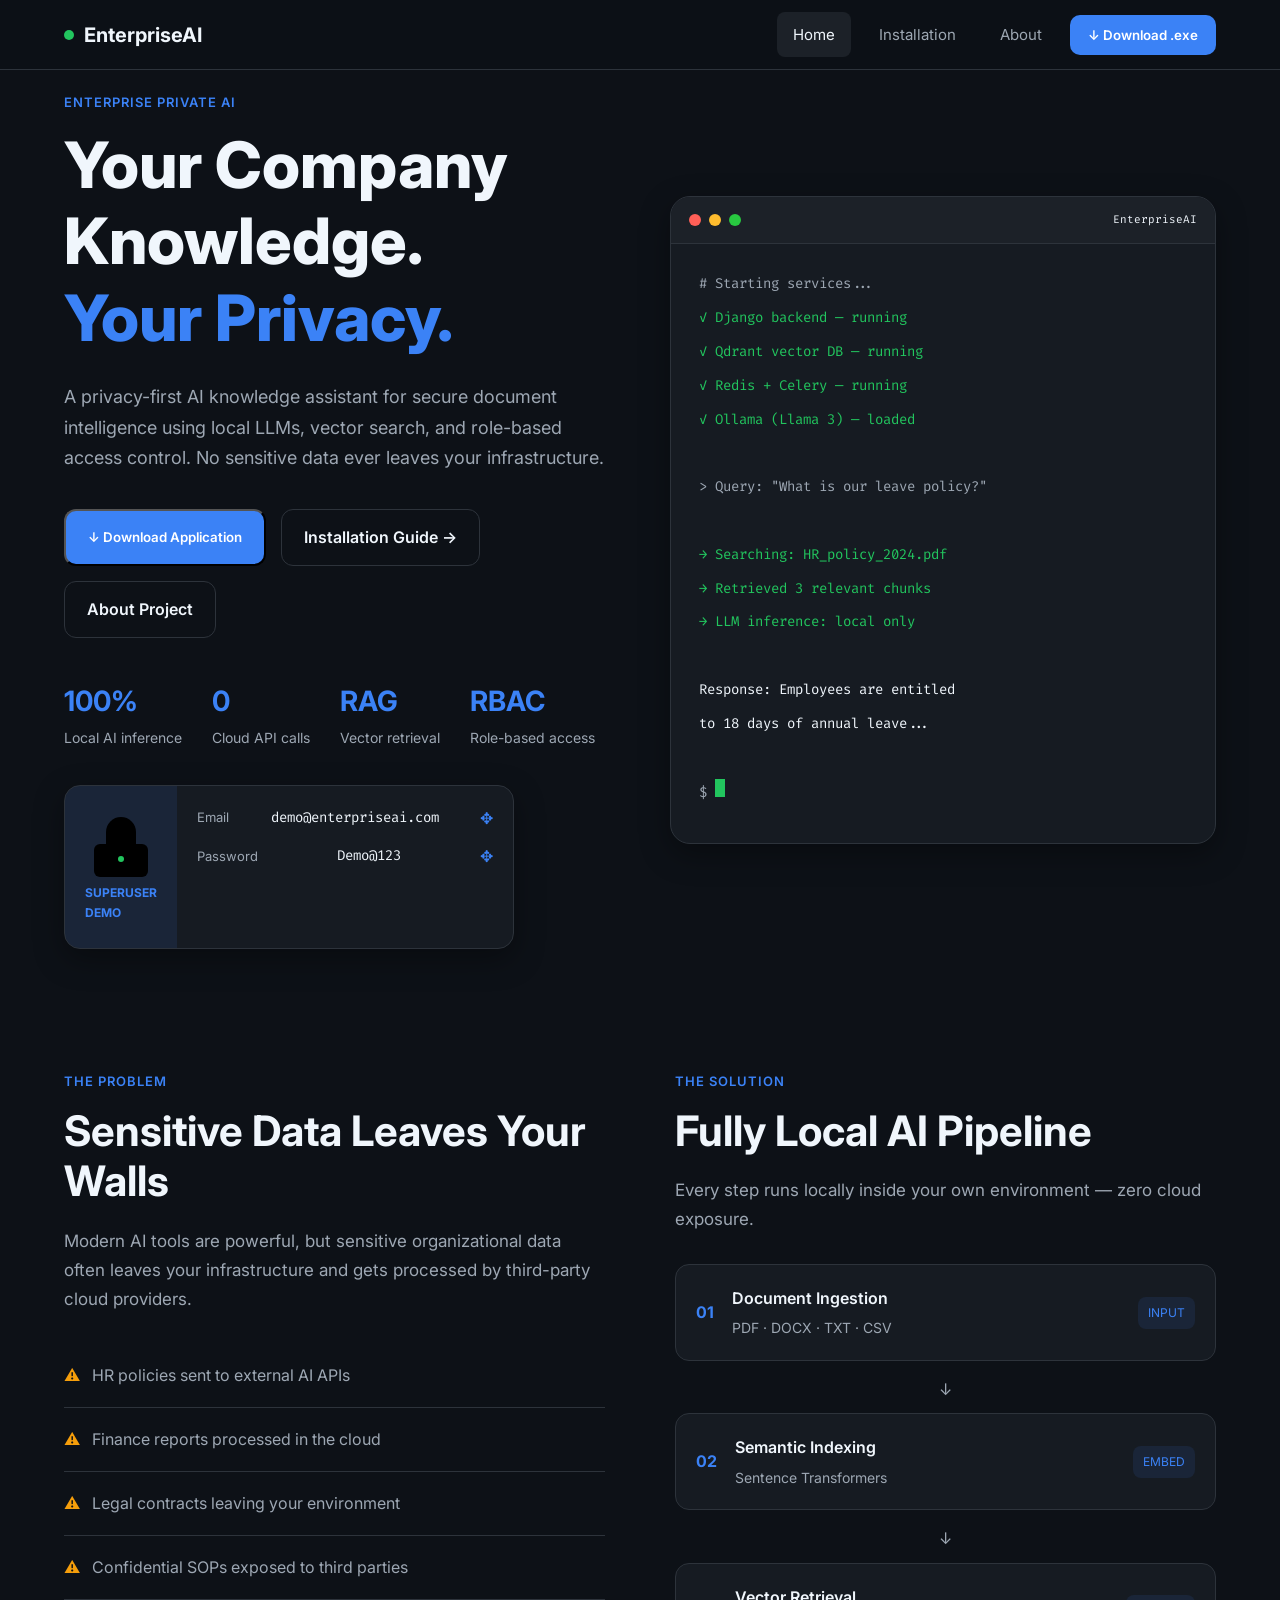
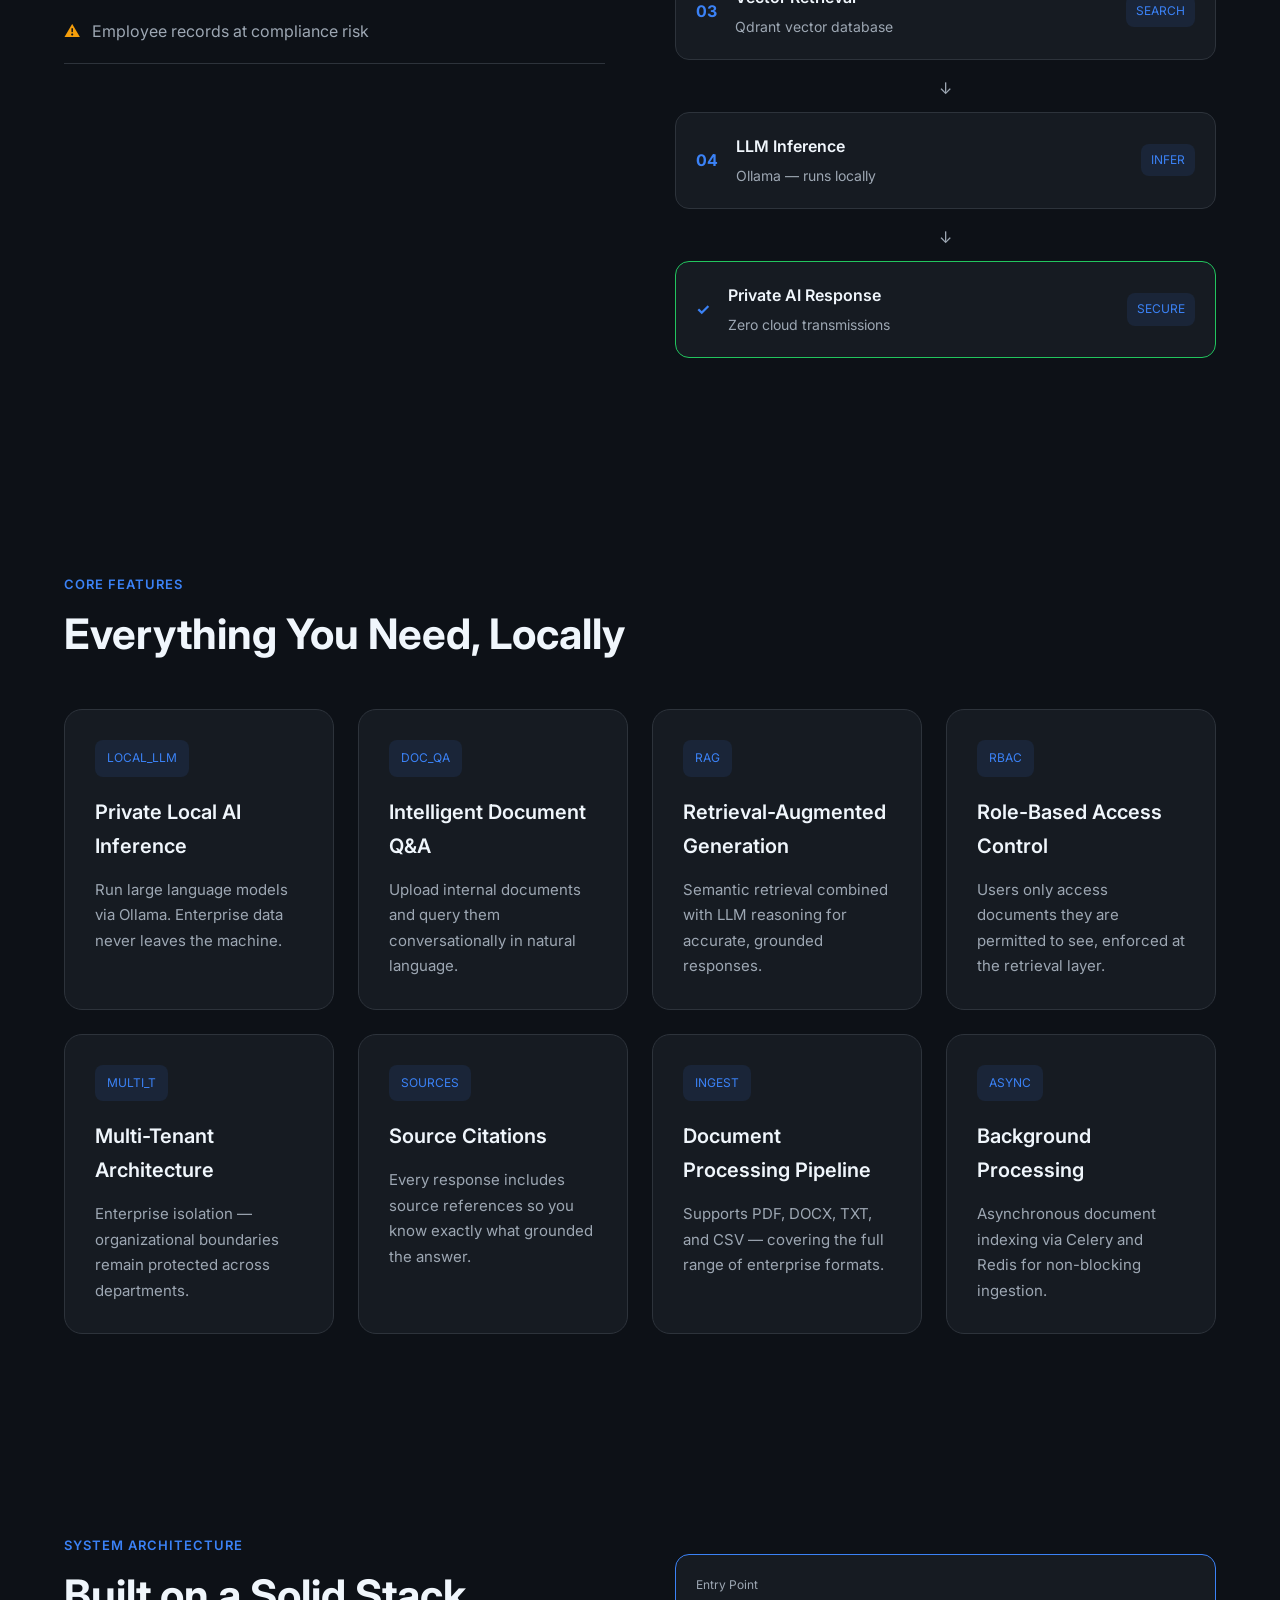
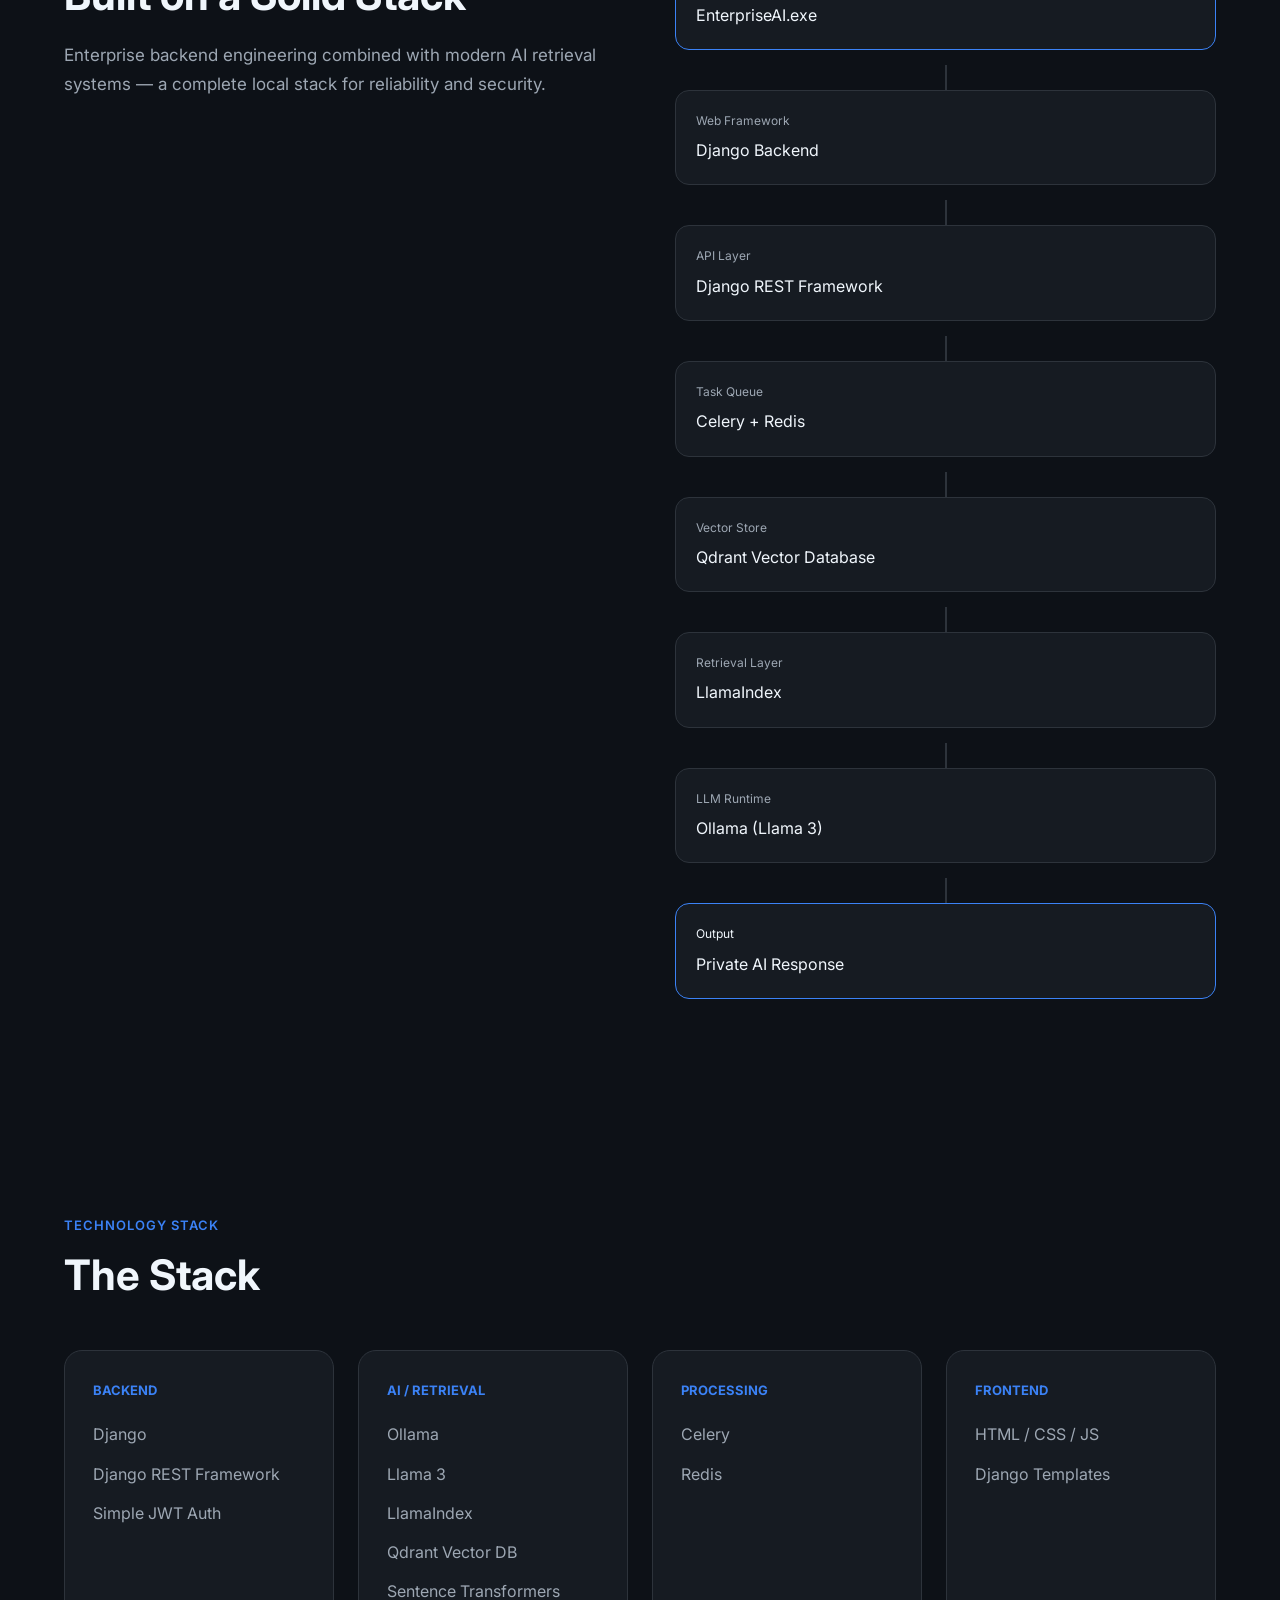
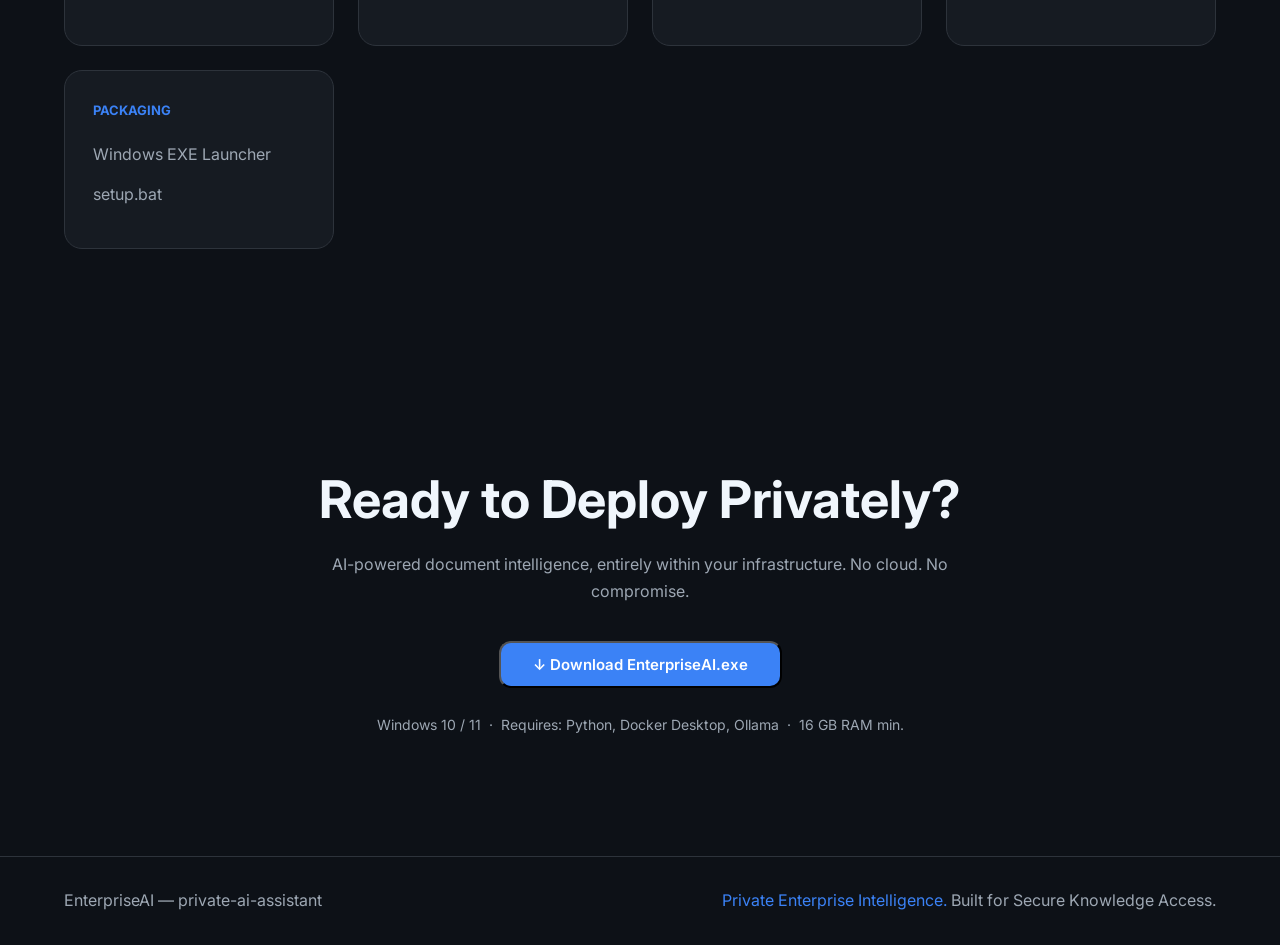
<file: index.html>
<!DOCTYPE html>
<html lang="en">
<head>
  <meta charset="UTF-8"/>
  <meta name="viewport" content="width=device-width, initial-scale=1.0"/>
  <title>Enterprise Private AI Assistant</title>
  <link href="https://fonts.googleapis.com/css2?family=Inter:wght@300;400;500;600;700&family=Fira+Code:wght@400;500&display=swap" rel="stylesheet"/>
  <link rel="stylesheet" href="./style.css"/>
</head>
<body>

<nav>
  <a class="nav-brand" href="index.html">
    <span class="nav-brand-dot"></span>
    EnterpriseAI
  </a>
  <div class="nav-links">
    <a class="nav-btn active" href="index.html">Home</a>
    <a class="nav-btn"        href="installation.html">Installation</a>
    <a class="nav-btn"        href="about.html">About</a>
    <button class="nav-download" onclick="triggerDownload()">&#8595; Download .exe</button>
  </div>
</nav>

<div class="page-wrap">

  <section class="hero">
    <div class="container">
      <div class="hero-inner">

        <div>
          <div class="eyebrow">Enterprise Private AI</div>
          <h1>Your Company Knowledge.<br/><span>Your Privacy.</span></h1>
          <p class="hero-desc">
            A privacy-first AI knowledge assistant for secure document intelligence using local LLMs, vector search, and role-based access control. No sensitive data ever leaves your infrastructure.
          </p>
          <div class="hero-btns">
            <button class="btn btn-primary" onclick="triggerDownload()">&#8595; Download Application</button>
            <a class="btn btn-outline" href="installation.html">Installation Guide &rarr;</a>
            <a class="btn btn-outline" href="about.html">About Project</a>
          </div>

          <div class="hero-stats">
            <div><div class="hero-stat-n">100%</div><div class="hero-stat-l">Local AI inference</div></div>
            <div><div class="hero-stat-n">0</div><div class="hero-stat-l">Cloud API calls</div></div>
            <div><div class="hero-stat-n">RAG</div><div class="hero-stat-l">Vector retrieval</div></div>
            <div><div class="hero-stat-n">RBAC</div><div class="hero-stat-l">Role-based access</div></div>
          </div>

          <div class="demo-card">
            <div class="demo-badge">
              <svg viewBox="0 0 24 24"><rect x="3" y="11" width="18" height="11" rx="2"/><path d="M7 11V7a5 5 0 0 1 10 0v4"/><circle cx="12" cy="16" r="1" fill="var(--green)" stroke="none"/></svg>
              Superuser<br/>Demo
            </div>
            <div class="demo-fields">
              <div class="demo-row">
                <span class="demo-label">Email</span>
                <span class="demo-value" id="demo-email">demo@enterpriseai.com</span>
                <button class="demo-copy" onclick="copyDemo('demo-email', this)" title="Copy">&#10021;</button>
              </div>
              <div class="demo-row">
                <span class="demo-label">Password</span>
                <span class="demo-value" id="demo-pass">Demo@123</span>
                <button class="demo-copy" onclick="copyDemo('demo-pass', this)" title="Copy">&#10021;</button>
              </div>
            </div>
          </div>
        </div>

        <div class="hero-terminal">
          <div class="term-top">
            <span class="term-circle" style="background:#ff5f57"></span>
            <span class="term-circle" style="background:#febc2e"></span>
            <span class="term-circle" style="background:#28c840"></span>
            <span style="font-family:'Fira Code',monospace;font-size:11px;color:var(--text3);margin-left:auto;">EnterpriseAI</span>
          </div>
          <div class="term-body">
            <span class="t-line t-dim"># Starting services...</span>
            <span class="t-line t-ok">&#10003; Django backend &mdash; running</span>
            <span class="t-line t-ok">&#10003; Qdrant vector DB &mdash; running</span>
            <span class="t-line t-ok">&#10003; Redis + Celery &mdash; running</span>
            <span class="t-line t-ok">&#10003; Ollama (Llama 3) &mdash; loaded</span>
            <span class="t-line">&nbsp;</span>
            <span class="t-line t-dim">&gt; Query: "What is our leave policy?"</span>
            <span class="t-line">&nbsp;</span>
            <span class="t-line t-ok">&rarr; Searching: HR_policy_2024.pdf</span>
            <span class="t-line t-ok">&rarr; Retrieved 3 relevant chunks</span>
            <span class="t-line t-ok">&rarr; LLM inference: local only</span>
            <span class="t-line">&nbsp;</span>
            <span class="t-line" style="color:var(--text)">Response: Employees are entitled</span>
            <span class="t-line" style="color:var(--text)">to 18 days of annual leave...</span>
            <span class="t-line">&nbsp;</span>
            <span class="t-line t-dim">$ <span class="t-cursor"></span></span>
          </div>
        </div>

      </div>
    </div>
  </section>

  <section class="section">
    <div class="container">
      <div class="two-col">

        <div class="fade">
          <div class="eyebrow">The Problem</div>
          <h2 class="title">Sensitive Data Leaves Your Walls</h2>
          <p class="subtitle">Modern AI tools are powerful, but sensitive organizational data often leaves your infrastructure and gets processed by third-party cloud providers.</p>
          <div class="list-block">
            <div class="list-item"><span class="list-item-icon">&#9888;</span> HR policies sent to external AI APIs</div>
            <div class="list-item"><span class="list-item-icon">&#9888;</span> Finance reports processed in the cloud</div>
            <div class="list-item"><span class="list-item-icon">&#9888;</span> Legal contracts leaving your environment</div>
            <div class="list-item"><span class="list-item-icon">&#9888;</span> Confidential SOPs exposed to third parties</div>
            <div class="list-item"><span class="list-item-icon">&#9888;</span> Employee records at compliance risk</div>
          </div>
        </div>

        <div class="fade">
          <div class="eyebrow">The Solution</div>
          <h2 class="title">Fully Local AI Pipeline</h2>
          <p class="subtitle">Every step runs locally inside your own environment &mdash; zero cloud exposure.</p>
          <div class="pipeline">
            <div class="pipe-row">
              <span class="pipe-n">01</span>
              <div><div class="pipe-name">Document Ingestion</div><div class="pipe-sub">PDF &middot; DOCX &middot; TXT &middot; CSV</div></div>
              <span class="pipe-tag">INPUT</span>
            </div>
            <div class="pipe-arrow">&#8595;</div>
            <div class="pipe-row">
              <span class="pipe-n">02</span>
              <div><div class="pipe-name">Semantic Indexing</div><div class="pipe-sub">Sentence Transformers</div></div>
              <span class="pipe-tag">EMBED</span>
            </div>
            <div class="pipe-arrow">&#8595;</div>
            <div class="pipe-row">
              <span class="pipe-n">03</span>
              <div><div class="pipe-name">Vector Retrieval</div><div class="pipe-sub">Qdrant vector database</div></div>
              <span class="pipe-tag">SEARCH</span>
            </div>
            <div class="pipe-arrow">&#8595;</div>
            <div class="pipe-row">
              <span class="pipe-n">04</span>
              <div><div class="pipe-name">LLM Inference</div><div class="pipe-sub">Ollama &mdash; runs locally</div></div>
              <span class="pipe-tag">INFER</span>
            </div>
            <div class="pipe-arrow">&#8595;</div>
            <div class="pipe-row last">
              <span class="pipe-n">&#10003;</span>
              <div><div class="pipe-name">Private AI Response</div><div class="pipe-sub">Zero cloud transmissions</div></div>
              <span class="pipe-tag">SECURE</span>
            </div>
          </div>
        </div>

      </div>
    </div>
  </section>

  <section class="section">
    <div class="container">
      <div class="fade">
        <div class="eyebrow">Core Features</div>
        <h2 class="title">Everything You Need, Locally</h2>
      </div>
      <div class="card-grid fade">
        <div class="card"><div class="feat-icon">LOCAL_LLM</div><div class="feat-title">Private Local AI Inference</div><div class="feat-body">Run large language models via Ollama. Enterprise data never leaves the machine.</div></div>
        <div class="card"><div class="feat-icon">DOC_QA</div><div class="feat-title">Intelligent Document Q&amp;A</div><div class="feat-body">Upload internal documents and query them conversationally in natural language.</div></div>
        <div class="card"><div class="feat-icon">RAG</div><div class="feat-title">Retrieval-Augmented Generation</div><div class="feat-body">Semantic retrieval combined with LLM reasoning for accurate, grounded responses.</div></div>
        <div class="card"><div class="feat-icon">RBAC</div><div class="feat-title">Role-Based Access Control</div><div class="feat-body">Users only access documents they are permitted to see, enforced at the retrieval layer.</div></div>
        <div class="card"><div class="feat-icon">MULTI_T</div><div class="feat-title">Multi-Tenant Architecture</div><div class="feat-body">Enterprise isolation &mdash; organizational boundaries remain protected across departments.</div></div>
        <div class="card"><div class="feat-icon">SOURCES</div><div class="feat-title">Source Citations</div><div class="feat-body">Every response includes source references so you know exactly what grounded the answer.</div></div>
        <div class="card"><div class="feat-icon">INGEST</div><div class="feat-title">Document Processing Pipeline</div><div class="feat-body">Supports PDF, DOCX, TXT, and CSV &mdash; covering the full range of enterprise formats.</div></div>
        <div class="card"><div class="feat-icon">ASYNC</div><div class="feat-title">Background Processing</div><div class="feat-body">Asynchronous document indexing via Celery and Redis for non-blocking ingestion.</div></div>
      </div>
    </div>
  </section>

  <section class="section">
    <div class="container">
      <div class="two-col">
        <div class="fade">
          <div class="eyebrow">System Architecture</div>
          <h2 class="title">Built on a Solid Stack</h2>
          <p class="subtitle">Enterprise backend engineering combined with modern AI retrieval systems &mdash; a complete local stack for reliability and security.</p>
        </div>
        <div class="fade">
          <div class="arch-flow">
            <div class="arch-node accent"><span class="arch-label">Entry Point</span>EnterpriseAI.exe</div>
            <div class="arch-line"></div>
            <div class="arch-node"><span class="arch-label">Web Framework</span>Django Backend</div>
            <div class="arch-line"></div>
            <div class="arch-node"><span class="arch-label">API Layer</span>Django REST Framework</div>
            <div class="arch-line"></div>
            <div class="arch-node"><span class="arch-label">Task Queue</span>Celery + Redis</div>
            <div class="arch-line"></div>
            <div class="arch-node"><span class="arch-label">Vector Store</span>Qdrant Vector Database</div>
            <div class="arch-line"></div>
            <div class="arch-node"><span class="arch-label">Retrieval Layer</span>LlamaIndex</div>
            <div class="arch-line"></div>
            <div class="arch-node"><span class="arch-label">LLM Runtime</span>Ollama (Llama 3)</div>
            <div class="arch-line"></div>
            <div class="arch-node result"><span class="arch-label" style="color:var(--text3)">Output</span>Private AI Response</div>
          </div>
        </div>
      </div>
    </div>
  </section>

  <section class="section">
    <div class="container fade">
      <div class="eyebrow">Technology Stack</div>
      <h2 class="title">The Stack</h2>
      <div class="stack-grid">
        <div class="stack-card"><div class="stack-cat">Backend</div><div class="stack-item">Django</div><div class="stack-item">Django REST Framework</div><div class="stack-item">Simple JWT Auth</div></div>
        <div class="stack-card"><div class="stack-cat">AI / Retrieval</div><div class="stack-item">Ollama</div><div class="stack-item">Llama 3</div><div class="stack-item">LlamaIndex</div><div class="stack-item">Qdrant Vector DB</div><div class="stack-item">Sentence Transformers</div></div>
        <div class="stack-card"><div class="stack-cat">Processing</div><div class="stack-item">Celery</div><div class="stack-item">Redis</div></div>
        <div class="stack-card"><div class="stack-cat">Frontend</div><div class="stack-item">HTML / CSS / JS</div><div class="stack-item">Django Templates</div></div>
        <div class="stack-card"><div class="stack-cat">Packaging</div><div class="stack-item">Windows EXE Launcher</div><div class="stack-item">setup.bat</div></div>
      </div>
    </div>
  </section>

  <div class="cta-section">
    <div class="container">
      <h2>Ready to Deploy Privately?</h2>
      <p>AI-powered document intelligence, entirely within your infrastructure. No cloud. No compromise.</p>
      <button class="btn btn-primary" style="font-size:15px;padding:0.75rem 2rem;margin:0 auto;" onclick="triggerDownload()">&#8595; Download EnterpriseAI.exe</button>
      <div class="cta-meta">Windows 10 / 11 &nbsp;&middot;&nbsp; Requires: Python, Docker Desktop, Ollama &nbsp;&middot;&nbsp; 16 GB RAM min.</div>
    </div>
  </div>

  <footer>
    <div class="footer-brand">EnterpriseAI &mdash; private-ai-assistant</div>
    <div class="footer-tagline"><span>Private Enterprise Intelligence.</span> Built for Secure Knowledge Access.</div>
  </footer>

</div>
<script src="script.js"></script>
</body>
</html>
</file>
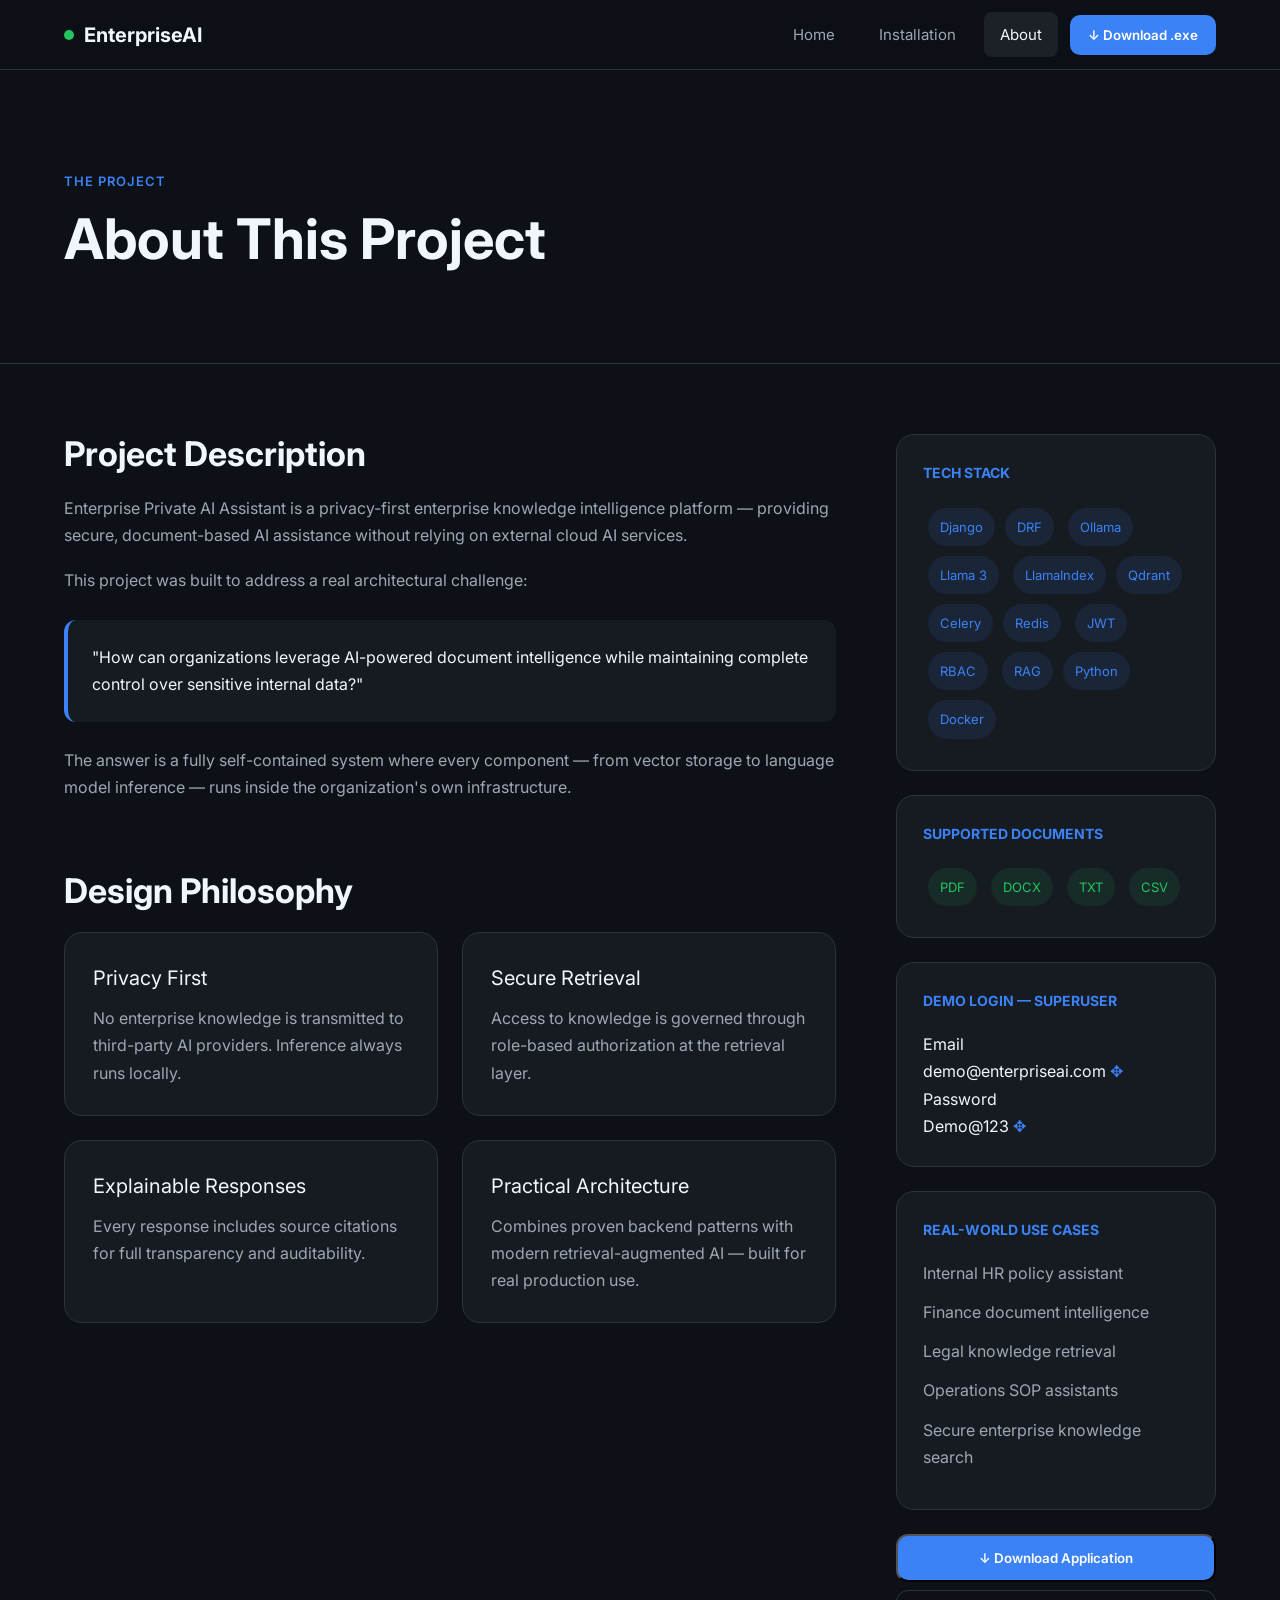
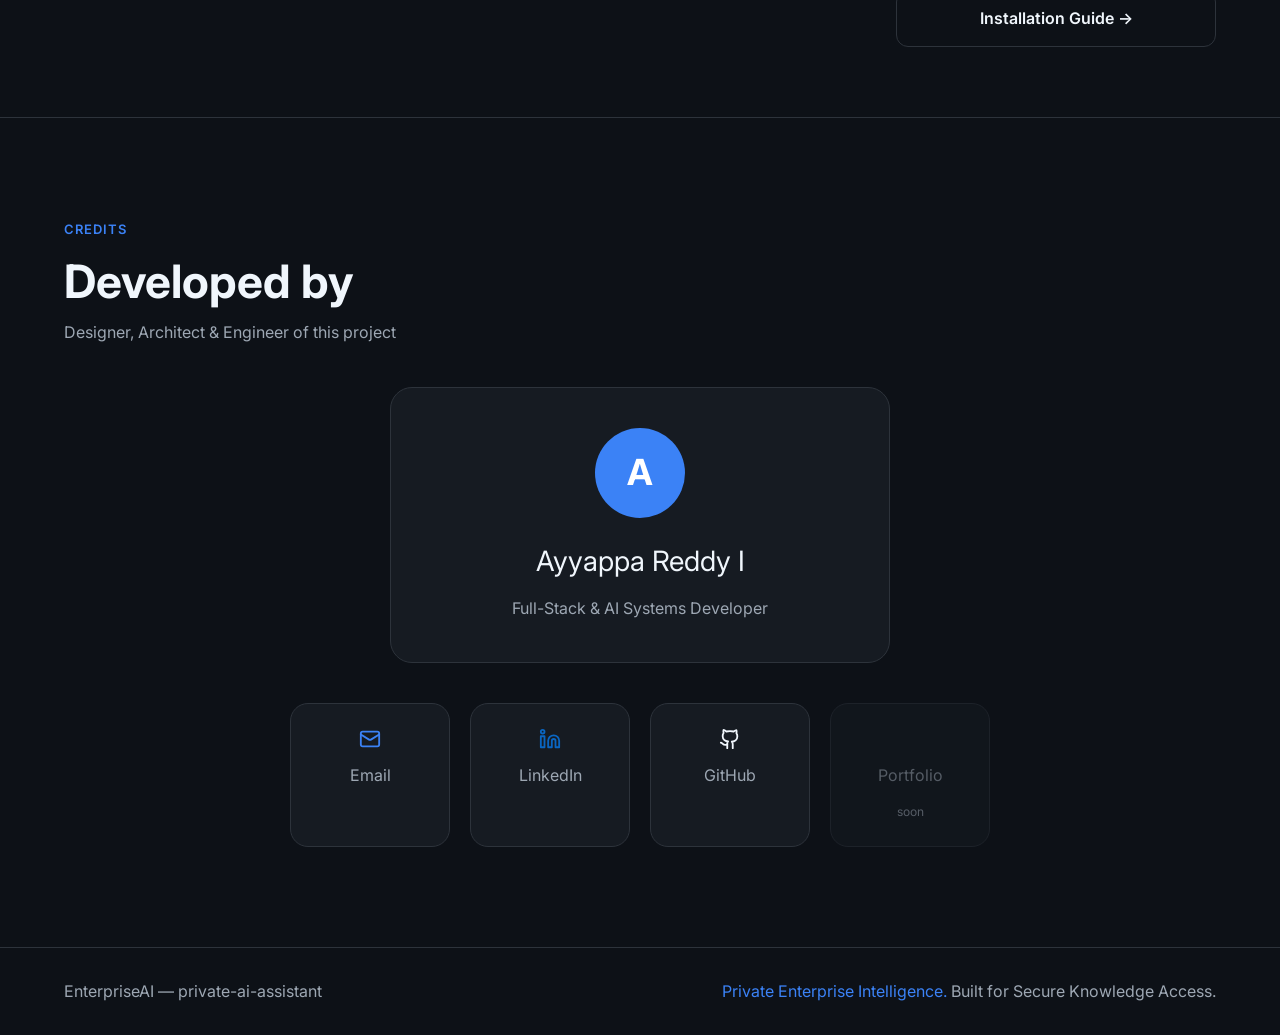
<file: about.html>
<!DOCTYPE html>
<html lang="en">
<head>
  <meta charset="UTF-8"/>
  <meta name="viewport" content="width=device-width, initial-scale=1.0"/>
  <title>About — Enterprise Private AI Assistant</title>
  <link href="https://fonts.googleapis.com/css2?family=Inter:wght@300;400;500;600;700&family=Fira+Code:wght@400;500&display=swap" rel="stylesheet"/>
  <link rel="stylesheet" href="./style.css"/>
</head>
<body>

<!-- ══════════════════════════════════════════
     NAVBAR
══════════════════════════════════════════ -->
<nav>
  <a class="nav-brand" href="index.html">
    <span class="nav-brand-dot"></span>
    EnterpriseAI
  </a>
  <div class="nav-links">
    <a class="nav-btn"        href="index.html">Home</a>
    <a class="nav-btn"        href="installation.html">Installation</a>
    <a class="nav-btn active" href="about.html">About</a>
    <button class="nav-download" onclick="triggerDownload()">&#8595; Download .exe</button>
  </div>
</nav>

<div class="page-wrap">

  <!-- ── PAGE HERO ─────────────────────────── -->
  <div class="page-hero">
    <div class="container">
      <div class="eyebrow">The Project</div>
      <h1>About This Project</h1>
    </div>
  </div>

  <!-- ── CONTENT ───────────────────────────── -->
  <div class="container">
    <div class="about-layout">

      <!-- Main -->
      <div>

        <div class="about-section">
          <h3>Project Description</h3>
          <p class="about-text">Enterprise Private AI Assistant is a privacy-first enterprise knowledge intelligence platform &mdash; providing secure, document-based AI assistance without relying on external cloud AI services.</p>
          <p class="about-text">This project was built to address a real architectural challenge:</p>
          <div class="highlight-box">"How can organizations leverage AI-powered document intelligence while maintaining complete control over sensitive internal data?"</div>
          <p class="about-text">The answer is a fully self-contained system where every component &mdash; from vector storage to language model inference &mdash; runs inside the organization's own infrastructure.</p>
        </div>

        <div class="about-section">
          <h3>Design Philosophy</h3>
          <div class="principles-grid">
            <div class="p-card">
              <div class="p-title">Privacy First</div>
              <div class="p-body">No enterprise knowledge is transmitted to third-party AI providers. Inference always runs locally.</div>
            </div>
            <div class="p-card">
              <div class="p-title">Secure Retrieval</div>
              <div class="p-body">Access to knowledge is governed through role-based authorization at the retrieval layer.</div>
            </div>
            <div class="p-card">
              <div class="p-title">Explainable Responses</div>
              <div class="p-body">Every response includes source citations for full transparency and auditability.</div>
            </div>
            <div class="p-card">
              <div class="p-title">Practical Architecture</div>
              <div class="p-body">Combines proven backend patterns with modern retrieval-augmented AI &mdash; built for real production use.</div>
            </div>
          </div>
        </div>

      </div><!-- /main -->

      <!-- Sidebar -->
      <div>

        <!-- Tech Stack -->
        <div class="about-sidebar-card">
          <div class="sidebar-title">Tech Stack</div>
          <div>
            <span class="badge">Django</span><span class="badge">DRF</span>
            <span class="badge">Ollama</span><span class="badge">Llama 3</span>
            <span class="badge">LlamaIndex</span><span class="badge">Qdrant</span>
            <span class="badge">Celery</span><span class="badge">Redis</span>
            <span class="badge">JWT</span><span class="badge">RBAC</span>
            <span class="badge">RAG</span><span class="badge">Python</span>
            <span class="badge">Docker</span>
          </div>
        </div>

        <!-- Supported Documents -->
        <div class="about-sidebar-card">
          <div class="sidebar-title">Supported Documents</div>
          <div>
            <span class="badge green">PDF</span>
            <span class="badge green">DOCX</span>
            <span class="badge green">TXT</span>
            <span class="badge green">CSV</span>
          </div>
        </div>

        <!-- Demo Login Credentials -->
        <div class="demo-sidebar-card">
          <div class="sidebar-title">Demo Login &mdash; Superuser</div>
          <div class="demo-field-group">
            <div class="demo-field">
              <span class="demo-field-label">Email</span>
              <div class="demo-field-row">
                <span class="demo-field-val" id="ab-email">demo@enterpriseai.com</span>
                <button class="demo-copy" onclick="copyDemo('ab-email', this)" title="Copy">&#10021;</button>
              </div>
            </div>
            <div class="demo-field">
              <span class="demo-field-label">Password</span>
              <div class="demo-field-row">
                <span class="demo-field-val" id="ab-pass">Demo@123</span>
                <button class="demo-copy" onclick="copyDemo('ab-pass', this)" title="Copy">&#10021;</button>
              </div>
            </div>
          </div>
        </div>

        <!-- Use Cases -->
        <div class="about-sidebar-card">
          <div class="sidebar-title">Real-World Use Cases</div>
          <div class="use-case-item">Internal HR policy assistant</div>
          <div class="use-case-item">Finance document intelligence</div>
          <div class="use-case-item">Legal knowledge retrieval</div>
          <div class="use-case-item">Operations SOP assistants</div>
          <div class="use-case-item">Secure enterprise knowledge search</div>
        </div>

        <button class="btn btn-primary"  style="width:100%;justify-content:center;margin-bottom:0.5rem;" onclick="triggerDownload()">&#8595; Download Application</button>
        <a      class="btn btn-outline"  style="width:100%;justify-content:center;" href="installation.html">Installation Guide &rarr;</a>

      </div><!-- /sidebar -->

    </div><!-- /about-layout -->
  </div><!-- /container -->

  <!-- ══════════════════════════════════════════
       DEVELOPER CREDITS
  ══════════════════════════════════════════ -->
  <div class="credits-section">
    <div class="container">

      <div class="eyebrow">Credits</div>
      <h2>Developed by</h2>
      <p>Designer, Architect &amp; Engineer of this project</p>

      <!-- Name card -->
      <div class="dev-card">
        <div class="dev-avatar">A</div>
        <div class="dev-name">Ayyappa Reddy I</div>
        <div class="dev-role">Full-Stack &amp; AI Systems Developer</div>
      </div>

      <!-- Social links -->
      <div class="social-links">

        <!-- Email -->
        <a class="social-btn"
           href="mailto:iragamreddyayyappareddy72@gmail.com"
           title="iragamreddyayyappareddy72@gmail.com"
           style="border-color:var(--border);"
           onmouseover="this.style.borderColor='var(--accent)';this.style.background='rgba(79,142,247,0.06)'"
           onmouseout="this.style.borderColor='var(--border)';this.style.background='var(--bg2)'">
          <svg width="22" height="22" viewBox="0 0 24 24" fill="none" stroke="var(--accent)" stroke-width="2" stroke-linecap="round" stroke-linejoin="round">
            <rect x="2" y="4" width="20" height="16" rx="2"/>
            <path d="m22 7-8.97 5.7a1.94 1.94 0 0 1-2.06 0L2 7"/>
          </svg>
          <span>Email</span>
        </a>

        <!-- LinkedIn -->
        <a class="social-btn"
           href="https://www.linkedin.com/in/ayyappa-reddy-i-31696a343/"
           target="_blank"
           title="LinkedIn"
           style="border-color:var(--border);"
           onmouseover="this.style.borderColor='#0a66c2';this.style.background='rgba(10,102,194,0.07)'"
           onmouseout="this.style.borderColor='var(--border)';this.style.background='var(--bg2)'">
          <svg width="22" height="22" viewBox="0 0 24 24" fill="none" stroke="#0a66c2" stroke-width="2" stroke-linecap="round" stroke-linejoin="round">
            <path d="M16 8a6 6 0 0 1 6 6v7h-4v-7a2 2 0 0 0-2-2 2 2 0 0 0-2 2v7h-4v-7a6 6 0 0 1 6-6z"/>
            <rect x="2" y="9" width="4" height="12"/>
            <circle cx="4" cy="4" r="2"/>
          </svg>
          <span>LinkedIn</span>
        </a>

        <!-- GitHub -->
        <a class="social-btn"
           href="https://github.com/Iayyappareddy"
           target="_blank"
           title="GitHub"
           style="border-color:var(--border);"
           onmouseover="this.style.borderColor='var(--text2)';this.style.background='rgba(148,163,184,0.06)'"
           onmouseout="this.style.borderColor='var(--border)';this.style.background='var(--bg2)'">
          <svg width="22" height="22" viewBox="0 0 24 24" fill="none" stroke="var(--text)" stroke-width="2" stroke-linecap="round" stroke-linejoin="round">
            <path d="M15 22v-4a4.8 4.8 0 0 0-1-3.2c3 0 6-2 6-5.5.08-1.25-.27-2.48-1-3.5.28-1.15.28-2.35 0-3.5 0 0-1 0-3 1.5-2.64-.5-5.36-.5-8 0C6 2 5 2 5 2c-.3 1.15-.3 2.35 0 3.5A5.4 5.4 0 0 0 4 9c0 3.5 3 5.5 6 5.5-.39.49-.68 1.05-.85 1.65-.17.6-.22 1.23-.15 1.85v4"/>
            <path d="M9 18c-4.51 2-5-2-7-2"/>
          </svg>
          <span>GitHub</span>
        </a>

        <!-- Portfolio (coming soon) -->
        <div class="social-btn disabled" title="Portfolio coming soon">
          <svg width="22" height="22" viewBox="0 0 24 24" fill="none" stroke="var(--text3)" stroke-width="2" stroke-linecap="round" stroke-linejoin="round">
            <rect x="2" y="3" width="20" height="14" rx="2"/>
            <path d="M8 21h8M12 17v4"/>
          </svg>
          <span>Portfolio</span>
          <span class="soon-badge">soon</span>
        </div>

      </div><!-- /social-links -->

    </div>
  </div>

  <footer>
    <div class="footer-brand">EnterpriseAI &mdash; private-ai-assistant</div>
    <div class="footer-tagline"><span>Private Enterprise Intelligence.</span> Built for Secure Knowledge Access.</div>
  </footer>

</div><!-- /page-wrap -->

<script src="script.js"></script>
</body>
</html>
</file>
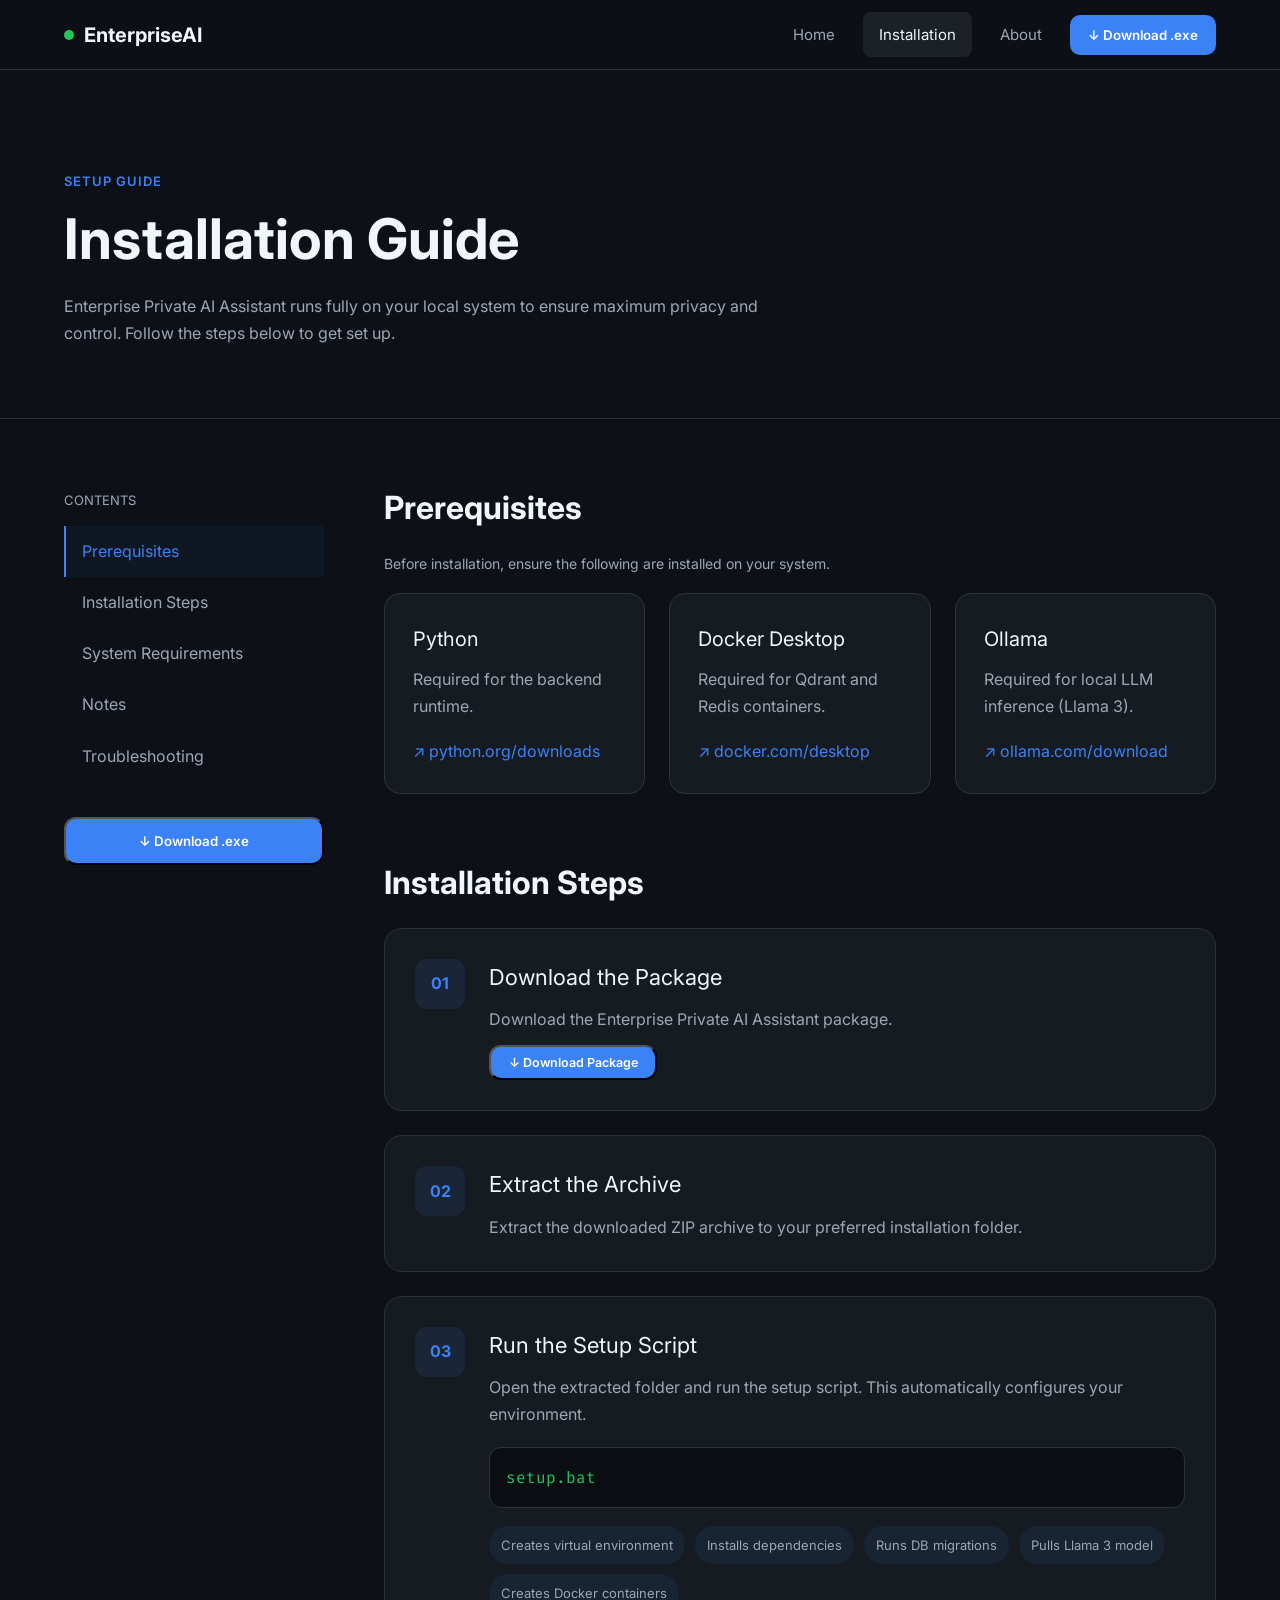
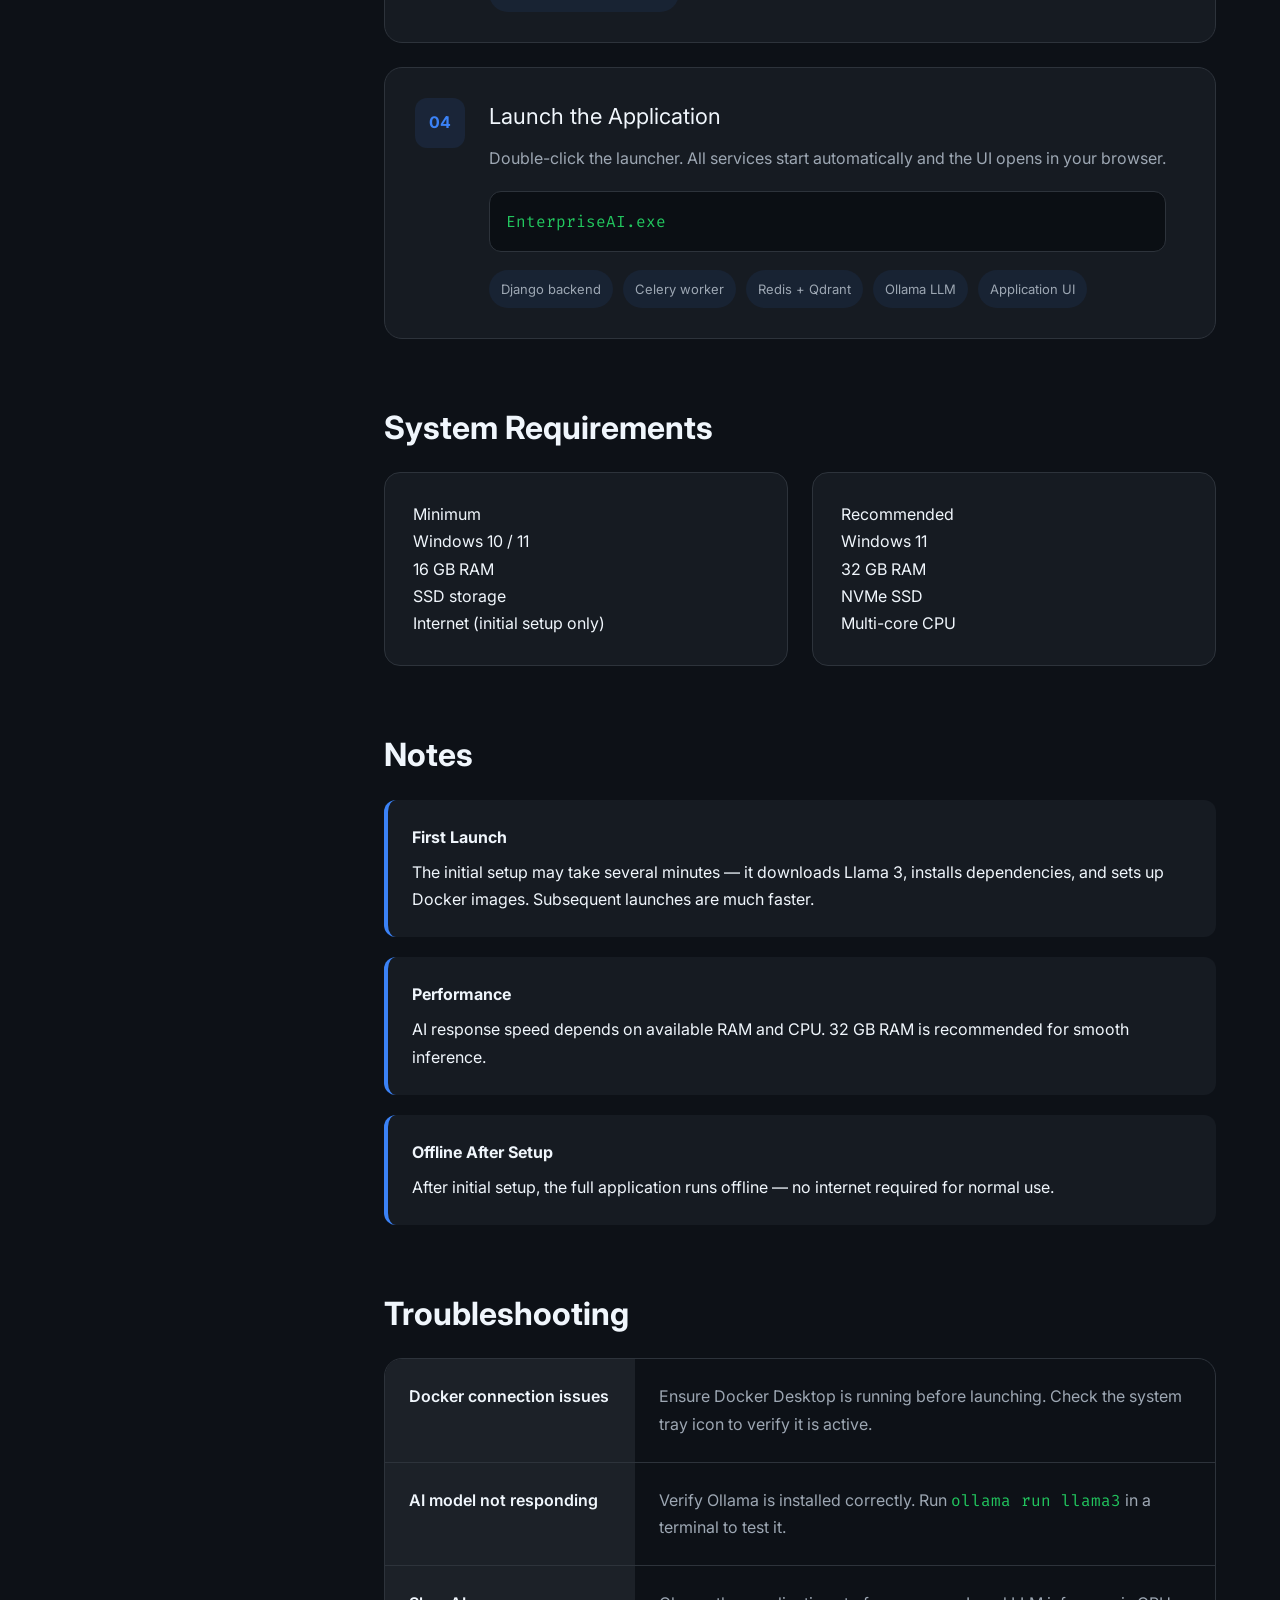
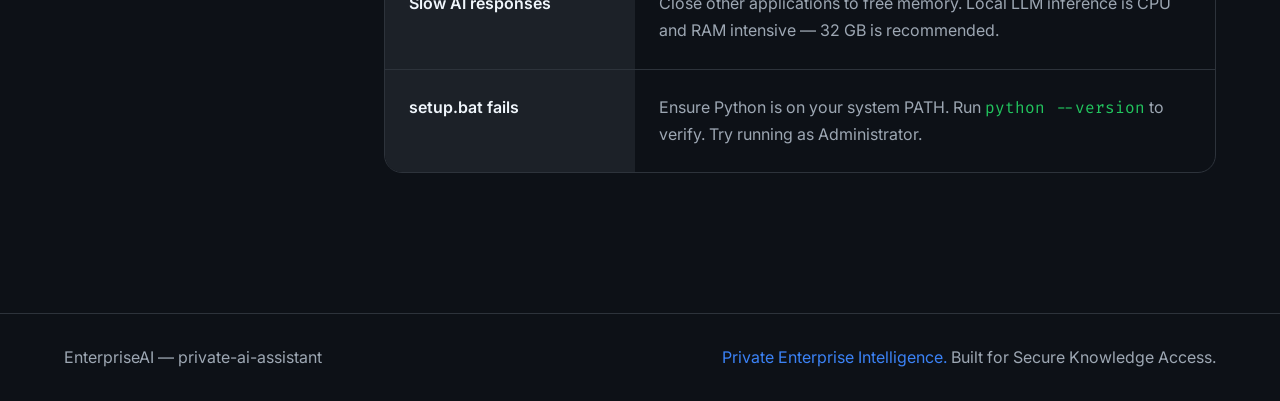
<file: installation.html>
<!DOCTYPE html>
<html lang="en">
<head>
  <meta charset="UTF-8"/>
  <meta name="viewport" content="width=device-width, initial-scale=1.0"/>
  <title>Installation — Enterprise Private AI Assistant</title>
  <link href="https://fonts.googleapis.com/css2?family=Inter:wght@300;400;500;600;700&family=Fira+Code:wght@400;500&display=swap" rel="stylesheet"/>
  <link rel="stylesheet" href="./style.css"/>
</head>
<body>

<nav>
  <a class="nav-brand" href="index.html">
    <span class="nav-brand-dot"></span>
    EnterpriseAI
  </a>
  <div class="nav-links">
    <a class="nav-btn"        href="index.html">Home</a>
    <a class="nav-btn active" href="installation.html">Installation</a>
    <a class="nav-btn"        href="about.html">About</a>
    <button class="nav-download" onclick="triggerDownload()">&#8595; Download .exe</button>
  </div>
</nav>

<div class="page-wrap">
  <div class="page-hero">
    <div class="container">
      <div class="eyebrow">Setup Guide</div>
      <h1>Installation Guide</h1>
      <p>Enterprise Private AI Assistant runs fully on your local system to ensure maximum privacy and control. Follow the steps below to get set up.</p>
    </div>
  </div>

  <div class="container">
    <div class="install-layout">

      <!-- Sidebar TOC -->
      <div class="toc">
        <div class="toc-title">Contents</div>
        <a class="toc-link active" href="#prereq"  onclick="scrollToSection('prereq', this)">Prerequisites</a>
        <a class="toc-link"        href="#steps"   onclick="scrollToSection('steps', this)">Installation Steps</a>
        <a class="toc-link"        href="#sysreq"  onclick="scrollToSection('sysreq', this)">System Requirements</a>
        <a class="toc-link"        href="#notes"   onclick="scrollToSection('notes', this)">Notes</a>
        <a class="toc-link"        href="#trouble" onclick="scrollToSection('trouble', this)">Troubleshooting</a>
        <br/>
        <button class="btn btn-primary" style="width:100%;justify-content:center;margin-top:0.5rem;" onclick="triggerDownload()">&#8595; Download .exe</button>
      </div>

      
      <div>

        <!-- Prerequisites -->
        <div class="content-section" id="prereq">
          <h3>Prerequisites</h3>
          <p style="font-size:14px;color:var(--text2);margin-bottom:1.1rem;line-height:1.65;">Before installation, ensure the following are installed on your system.</p>
          <div class="prereq-cards">
            <div class="prereq-card">
              <div class="prereq-name">Python</div>
              <div class="prereq-desc">Required for the backend runtime.</div>
              <a class="prereq-link" href="https://www.python.org/downloads/" target="_blank">&#8599; python.org/downloads</a>
            </div>
            <div class="prereq-card">
              <div class="prereq-name">Docker Desktop</div>
              <div class="prereq-desc">Required for Qdrant and Redis containers.</div>
              <a class="prereq-link" href="https://www.docker.com/products/docker-desktop/" target="_blank">&#8599; docker.com/desktop</a>
            </div>
            <div class="prereq-card">
              <div class="prereq-name">Ollama</div>
              <div class="prereq-desc">Required for local LLM inference (Llama 3).</div>
              <a class="prereq-link" href="https://ollama.com/download" target="_blank">&#8599; ollama.com/download</a>
            </div>
          </div>
        </div>

        <!-- Installation Steps -->
        <div class="content-section" id="steps">
          <h3>Installation Steps</h3>

          <div class="step-block">
            <div class="step-num">01</div>
            <div>
              <div class="step-title">Download the Package</div>
              <div class="step-body">Download the Enterprise Private AI Assistant package.</div>
              <div style="margin-top:0.75rem;">
                <button class="btn btn-primary" style="font-size:12.5px;padding:0.5rem 1.1rem;" onclick="triggerDownload()">&#8595; Download Package</button>
              </div>
            </div>
          </div>

          <div class="step-block">
            <div class="step-num">02</div>
            <div>
              <div class="step-title">Extract the Archive</div>
              <div class="step-body">Extract the downloaded ZIP archive to your preferred installation folder.</div>
            </div>
          </div>

          <div class="step-block">
            <div class="step-num">03</div>
            <div>
              <div class="step-title">Run the Setup Script</div>
              <div class="step-body">Open the extracted folder and run the setup script. This automatically configures your environment.</div>
              <div class="code-box">setup.bat</div>
              <div class="step-pills">
                <span class="step-pill">Creates virtual environment</span>
                <span class="step-pill">Installs dependencies</span>
                <span class="step-pill">Runs DB migrations</span>
                <span class="step-pill">Pulls Llama 3 model</span>
                <span class="step-pill">Creates Docker containers</span>
              </div>
            </div>
          </div>

          <div class="step-block">
            <div class="step-num">04</div>
            <div>
              <div class="step-title">Launch the Application</div>
              <div class="step-body">Double-click the launcher. All services start automatically and the UI opens in your browser.</div>
              <div class="code-box">EnterpriseAI.exe</div>
              <div class="step-pills">
                <span class="step-pill">Django backend</span>
                <span class="step-pill">Celery worker</span>
                <span class="step-pill">Redis + Qdrant</span>
                <span class="step-pill">Ollama LLM</span>
                <span class="step-pill">Application UI</span>
              </div>
            </div>
          </div>
        </div>

        <!-- System Requirements -->
        <div class="content-section" id="sysreq">
          <h3>System Requirements</h3>
          <div class="req-grid">
            <div class="req-card">
              <div class="req-title">Minimum</div>
              <div class="req-item">Windows 10 / 11</div>
              <div class="req-item">16 GB RAM</div>
              <div class="req-item">SSD storage</div>
              <div class="req-item">Internet (initial setup only)</div>
            </div>
            <div class="req-card">
              <div class="req-title">Recommended</div>
              <div class="req-item">Windows 11</div>
              <div class="req-item">32 GB RAM</div>
              <div class="req-item">NVMe SSD</div>
              <div class="req-item">Multi-core CPU</div>
            </div>
          </div>
        </div>

        <!-- Notes -->
        <div class="content-section" id="notes">
          <h3>Notes</h3>
          <div class="note-box">
            <strong>First Launch</strong>
            The initial setup may take several minutes &mdash; it downloads Llama 3, installs dependencies, and sets up Docker images. Subsequent launches are much faster.
          </div>
          <div class="note-box">
            <strong>Performance</strong>
            AI response speed depends on available RAM and CPU. 32 GB RAM is recommended for smooth inference.
          </div>
          <div class="note-box">
            <strong>Offline After Setup</strong>
            After initial setup, the full application runs offline &mdash; no internet required for normal use.
          </div>
        </div>

        <!-- Troubleshooting -->
        <div class="content-section" id="trouble">
          <h3>Troubleshooting</h3>
          <div class="trouble-table">
            <div class="trouble-row">
              <div class="trouble-q">Docker connection issues</div>
              <div class="trouble-a">Ensure Docker Desktop is running before launching. Check the system tray icon to verify it is active.</div>
            </div>
            <div class="trouble-row">
              <div class="trouble-q">AI model not responding</div>
              <div class="trouble-a">Verify Ollama is installed correctly. Run <span class="inline-code">ollama run llama3</span> in a terminal to test it.</div>
            </div>
            <div class="trouble-row">
              <div class="trouble-q">Slow AI responses</div>
              <div class="trouble-a">Close other applications to free memory. Local LLM inference is CPU and RAM intensive &mdash; 32 GB is recommended.</div>
            </div>
            <div class="trouble-row">
              <div class="trouble-q">setup.bat fails</div>
              <div class="trouble-a">Ensure Python is on your system PATH. Run <span class="inline-code">python --version</span> to verify. Try running as Administrator.</div>
            </div>
          </div>
        </div>

      </div><!-- /main content -->
    </div><!-- /install-layout -->
  </div><!-- /container -->

  <footer>
    <div class="footer-brand">EnterpriseAI &mdash; private-ai-assistant</div>
    <div class="footer-tagline"><span>Private Enterprise Intelligence.</span> Built for Secure Knowledge Access.</div>
  </footer>

</div><!-- /page-wrap -->

<script src="./script.js"></script>
</body>
</html>
</file>
<file: style.css>
/* =========================================
   ENTERPRISE AI - CLEAN MODERN CSS
========================================= */

*{
    margin:0;
    padding:0;
    box-sizing:border-box;
}

:root{
    --bg:#0d1117;
    --card:#161b22;
    --card2:#1c2128;
    --border:#2d333b;
    --text:#f0f6fc;
    --text2:#9da7b3;
    --accent:#3b82f6;
    --accent-hover:#2563eb;
    --green:#22c55e;
    --shadow:0 10px 30px rgba(0,0,0,0.35);
}

html{
    scroll-behavior:smooth;
}

body{
    font-family:'Inter',sans-serif;
    background:var(--bg);
    color:var(--text);
    line-height:1.7;
}

/* =========================================
   GLOBAL
========================================= */

.container{
    width:90%;
    max-width:1200px;
    margin:auto;
}

.section{
    padding:100px 0;
}

h1,h2,h3,h4{
    line-height:1.2;
}

a{
    text-decoration:none;
}

button{
    font-family:inherit;
}

.eyebrow{
    color:var(--accent);
    font-size:13px;
    font-weight:600;
    letter-spacing:1px;
    text-transform:uppercase;
    margin-bottom:14px;
}

.title{
    font-size:42px;
    margin-bottom:20px;
    font-weight:700;
}

.subtitle{
    color:var(--text2);
    max-width:650px;
    font-size:17px;
}

/* =========================================
   NAVBAR
========================================= */

nav{
    width:100%;
    height:70px;
    border-bottom:1px solid var(--border);
    background:rgba(13,17,23,0.95);
    backdrop-filter:blur(10px);
    position:fixed;
    top:0;
    left:0;
    z-index:1000;

    display:flex;
    align-items:center;
    justify-content:space-between;

    padding:0 5%;
}

.nav-brand{
    display:flex;
    align-items:center;
    gap:10px;

    color:var(--text);
    font-weight:700;
    font-size:20px;
}

.nav-brand-dot{
    width:10px;
    height:10px;
    border-radius:50%;
    background:var(--green);
}

.nav-links{
    display:flex;
    align-items:center;
    gap:12px;
}

.nav-btn{
    color:var(--text2);
    padding:10px 16px;
    border-radius:8px;
    transition:0.3s;
    font-size:15px;
}

.nav-btn:hover,
.nav-btn.active{
    background:var(--card2);
    color:var(--text);
}

.nav-download{
    background:var(--accent);
    color:white;
    border:none;
    padding:12px 18px;
    border-radius:10px;
    cursor:pointer;
    font-weight:600;
    transition:0.3s;
}

.nav-download:hover{
    background:var(--accent-hover);
}

/* =========================================
   PAGE WRAP
========================================= */

.page-wrap{
    padding-top:70px;
}

/* =========================================
   BUTTONS
========================================= */

.btn{
    display:inline-flex;
    align-items:center;
    justify-content:center;
    gap:8px;

    padding:14px 22px;
    border-radius:12px;
    font-weight:600;
    transition:0.3s;
}

.btn-primary{
    background:var(--accent);
    color:white;
}

.btn-primary:hover{
    background:var(--accent-hover);
}

.btn-outline{
    border:1px solid var(--border);
    color:var(--text);
    background:transparent;
}

.btn-outline:hover{
    background:var(--card2);
}

/* =========================================
   HERO
========================================= */

.hero{
    min-height:100vh;
    display:flex;
    align-items:center;
}

.hero-inner{
    display:grid;
    grid-template-columns:1fr 1fr;
    gap:60px;
    align-items:center;
}

.hero h1{
    font-size:64px;
    font-weight:800;
    margin-bottom:25px;
}

.hero h1 span{
    color:var(--accent);
}

.hero-desc{
    color:var(--text2);
    font-size:18px;
    margin-bottom:35px;
    max-width:600px;
}

.hero-btns{
    display:flex;
    gap:15px;
    flex-wrap:wrap;
    margin-bottom:40px;
}

.hero-stats{
    display:flex;
    flex-wrap:wrap;
    gap:30px;
}

.hero-stat-n{
    font-size:28px;
    font-weight:700;
    color:var(--accent);
}

.hero-stat-l{
    color:var(--text2);
    font-size:14px;
}

/* =========================================
   DEMO CARD
========================================= */

.demo-card{
    margin-top:35px;
    background:var(--card);
    border:1px solid var(--border);
    border-radius:16px;
    overflow:hidden;
    display:flex;
    max-width:450px;
    box-shadow:var(--shadow);
}

.demo-badge{
    background:rgba(59,130,246,0.1);
    color:var(--accent);

    padding:25px 20px;

    display:flex;
    flex-direction:column;
    align-items:center;
    justify-content:center;

    font-size:12px;
    font-weight:700;
    text-transform:uppercase;
}

.demo-fields{
    flex:1;
    padding:20px;
}

.demo-row{
    display:flex;
    align-items:center;
    justify-content:space-between;
    margin-bottom:15px;
    gap:10px;
}

.demo-label{
    color:var(--text2);
    font-size:13px;
}

.demo-value{
    font-family:'Fira Code',monospace;
    font-size:14px;
}

.demo-copy{
    background:none;
    border:none;
    color:var(--accent);
    cursor:pointer;
    font-size:16px;
}

/* =========================================
   HERO RIGHT CARD
========================================= */

.hero-terminal{
    background:var(--card);
    border:1px solid var(--border);
    border-radius:20px;
    overflow:hidden;
    box-shadow:var(--shadow);
}

.term-top{
    background:var(--card2);
    padding:14px 18px;
    border-bottom:1px solid var(--border);

    display:flex;
    align-items:center;
    gap:8px;
}

.term-circle{
    width:12px;
    height:12px;
    border-radius:50%;
}

.term-body{
    padding:28px;
    font-family:'Fira Code',monospace;
    font-size:14px;
}

.t-line{
    display:block;
    margin-bottom:10px;
}

.t-ok{
    color:var(--green);
}

.t-dim{
    color:var(--text2);
}

.t-cursor{
    width:10px;
    height:18px;
    background:var(--green);
    display:inline-block;
    animation:blink 1s infinite;
}

@keyframes blink{
    50%{
        opacity:0;
    }
}

/* =========================================
   TWO COLUMN SECTION
========================================= */

.two-col{
    display:grid;
    grid-template-columns:1fr 1fr;
    gap:70px;
}

.list-block{
    margin-top:30px;
}

.list-item{
    padding:18px 0;
    border-bottom:1px solid var(--border);
    color:var(--text2);

    display:flex;
    gap:12px;
}

.list-item-icon{
    color:#f59e0b;
}

/* =========================================
   PIPELINE
========================================= */

.pipeline{
    margin-top:30px;
}

.pipe-row{
    background:var(--card);
    border:1px solid var(--border);
    border-radius:14px;

    padding:20px;
    margin-bottom:15px;

    display:flex;
    align-items:center;
    gap:18px;
}

.pipe-row.last{
    border-color:var(--green);
}

.pipe-n{
    color:var(--accent);
    font-weight:700;
}

.pipe-name{
    font-weight:600;
    margin-bottom:4px;
}

.pipe-sub{
    color:var(--text2);
    font-size:14px;
}

.pipe-tag{
    margin-left:auto;

    background:rgba(59,130,246,0.1);
    color:var(--accent);

    padding:6px 10px;
    border-radius:8px;
    font-size:12px;
}

.pipe-arrow{
    text-align:center;
    color:var(--text2);
    margin-bottom:10px;
}

/* =========================================
   FEATURE CARDS
========================================= */

.card-grid{
    display:grid;
    grid-template-columns:repeat(auto-fit,minmax(260px,1fr));
    gap:24px;
    margin-top:50px;
}

.card{
    background:var(--card);
    border:1px solid var(--border);
    border-radius:18px;
    padding:30px;
    transition:0.3s;
}

.card:hover{
    transform:translateY(-5px);
    border-color:var(--accent);
}

.feat-icon{
    display:inline-block;
    background:rgba(59,130,246,0.1);
    color:var(--accent);

    padding:8px 12px;
    border-radius:8px;

    font-size:12px;
    margin-bottom:18px;
}

.feat-title{
    font-size:20px;
    margin-bottom:14px;
    font-weight:600;
}

.feat-body{
    color:var(--text2);
    font-size:15px;
}

/* =========================================
   ARCHITECTURE
========================================= */

.arch-flow{
    margin-top:20px;
}

.arch-node{
    background:var(--card);
    border:1px solid var(--border);
    border-radius:14px;

    padding:20px;
    margin-bottom:15px;
}

.arch-node.accent,
.arch-node.result{
    border-color:var(--accent);
}

.arch-label{
    display:block;
    color:var(--text2);
    font-size:12px;
    margin-bottom:6px;
}

.arch-line{
    width:2px;
    height:25px;
    background:var(--border);
    margin:0 auto;
}

/* =========================================
   TECH STACK
========================================= */

.stack-grid{
    display:grid;
    grid-template-columns:repeat(auto-fit,minmax(220px,1fr));
    gap:24px;
    margin-top:50px;
}

.stack-card{
    background:var(--card);
    border:1px solid var(--border);
    border-radius:18px;
    padding:28px;
}

.stack-cat{
    color:var(--accent);
    font-size:13px;
    font-weight:700;
    margin-bottom:20px;
    text-transform:uppercase;
}

.stack-item{
    color:var(--text2);
    margin-bottom:12px;
}

/* =========================================
   CTA
========================================= */

.cta-section{
    padding:120px 0;
    text-align:center;
}

.cta-section h2{
    font-size:52px;
    margin-bottom:20px;
}

.cta-section p{
    color:var(--text2);
    max-width:700px;
    margin:auto auto 35px;
}

.cta-meta{
    margin-top:25px;
    color:var(--text2);
    font-size:14px;
}

/* =========================================
   PAGE HERO
========================================= */

.page-hero{
    padding:100px 0 70px;
    border-bottom:1px solid var(--border);
}

.page-hero h1{
    font-size:56px;
    margin-bottom:20px;
}

.page-hero p{
    color:var(--text2);
    max-width:700px;
}

/* =========================================
   INSTALL PAGE
========================================= */

.install-layout{
    display:grid;
    grid-template-columns:260px 1fr;
    gap:60px;
    padding:70px 0;
}

.toc{
    position:sticky;
    top:100px;
}

.toc-title{
    color:var(--text2);
    margin-bottom:15px;
    font-size:13px;
    text-transform:uppercase;
}

.toc-link{
    display:block;
    color:var(--text2);
    padding:12px 16px;
    border-left:2px solid transparent;
    transition:0.3s;
}

.toc-link:hover,
.toc-link.active{
    color:var(--accent);
    border-color:var(--accent);
    background:rgba(59,130,246,0.05);
}

.content-section{
    margin-bottom:70px;
}

.content-section h3{
    font-size:32px;
    margin-bottom:25px;
}

/* =========================================
   INSTALL CARDS
========================================= */

.prereq-cards,
.req-grid{
    display:grid;
    grid-template-columns:repeat(auto-fit,minmax(250px,1fr));
    gap:24px;
}

.prereq-card,
.req-card{
    background:var(--card);
    border:1px solid var(--border);
    border-radius:16px;
    padding:28px;
}

.prereq-name{
    font-size:20px;
    margin-bottom:10px;
}

.prereq-desc{
    color:var(--text2);
    margin-bottom:18px;
}

.prereq-link{
    color:var(--accent);
}

/* =========================================
   STEP BLOCKS
========================================= */

.step-block{
    display:flex;
    gap:24px;

    background:var(--card);
    border:1px solid var(--border);

    border-radius:18px;
    padding:30px;
    margin-bottom:24px;
}

.step-num{
    min-width:50px;
    height:50px;

    border-radius:12px;

    background:rgba(59,130,246,0.1);
    color:var(--accent);

    display:flex;
    align-items:center;
    justify-content:center;

    font-weight:700;
}

.step-title{
    font-size:22px;
    margin-bottom:10px;
}

.step-body{
    color:var(--text2);
}

.code-box{
    margin-top:18px;

    background:#0b0f14;
    border:1px solid var(--border);

    padding:16px;
    border-radius:12px;

    font-family:'Fira Code',monospace;
    color:var(--green);
}

.step-pills{
    margin-top:18px;

    display:flex;
    flex-wrap:wrap;
    gap:10px;
}

.step-pill{
    background:rgba(59,130,246,0.08);
    color:var(--text2);

    padding:8px 12px;
    border-radius:999px;
    font-size:13px;
}

/* =========================================
   NOTES
========================================= */

.note-box{
    background:var(--card);
    border-left:4px solid var(--accent);

    padding:24px;
    border-radius:12px;

    margin-bottom:20px;
}

.note-box strong{
    display:block;
    margin-bottom:8px;
}

/* =========================================
   TROUBLESHOOTING
========================================= */

.trouble-table{
    border:1px solid var(--border);
    border-radius:18px;
    overflow:hidden;
}

.trouble-row{
    display:grid;
    grid-template-columns:250px 1fr;

    border-bottom:1px solid var(--border);
}

.trouble-row:last-child{
    border-bottom:none;
}

.trouble-q{
    background:var(--card2);
    padding:24px;
    font-weight:600;
}

.trouble-a{
    padding:24px;
    color:var(--text2);
}

.inline-code{
    color:var(--green);
    font-family:'Fira Code',monospace;
}

/* =========================================
   ABOUT PAGE
========================================= */

.about-layout{
    display:grid;
    grid-template-columns:1fr 320px;
    gap:60px;
    padding:70px 0;
}

.about-section{
    margin-bottom:70px;
}

.about-section h3{
    font-size:34px;
    margin-bottom:20px;
}

.about-text{
    color:var(--text2);
    margin-bottom:18px;
}

.highlight-box{
    background:var(--card);
    border-left:4px solid var(--accent);

    padding:24px;
    border-radius:12px;

    margin:25px 0;
}

.principles-grid{
    display:grid;
    grid-template-columns:repeat(auto-fit,minmax(250px,1fr));
    gap:24px;
}

.p-card{
    background:var(--card);
    border:1px solid var(--border);

    border-radius:18px;
    padding:28px;
}

.p-title{
    font-size:20px;
    margin-bottom:10px;
}

.p-body{
    color:var(--text2);
}

/* =========================================
   SIDEBAR
========================================= */

.about-sidebar-card,
.demo-sidebar-card{
    background:var(--card);
    border:1px solid var(--border);

    border-radius:18px;
    padding:26px;

    margin-bottom:24px;
}

.sidebar-title{
    margin-bottom:18px;
    font-size:14px;
    text-transform:uppercase;
    color:var(--accent);
    font-weight:700;
}

.badge{
    display:inline-block;

    background:rgba(59,130,246,0.1);
    color:var(--accent);

    padding:8px 12px;
    border-radius:999px;

    margin:5px;
    font-size:13px;
}

.badge.green{
    background:rgba(34,197,94,0.1);
    color:var(--green);
}

.use-case-item{
    color:var(--text2);
    margin-bottom:12px;
}

/* =========================================
   DEVELOPER SECTION
========================================= */

.credits-section{
    padding:100px 0;
    border-top:1px solid var(--border);
}

.credits-section h2{
    font-size:46px;
    margin-bottom:10px;
}

.credits-section p{
    color:var(--text2);
    margin-bottom:40px;
}

.dev-card{
    background:var(--card);
    border:1px solid var(--border);

    border-radius:22px;
    padding:40px;

    text-align:center;

    max-width:500px;
    margin:auto auto 40px;
}

.dev-avatar{
    width:90px;
    height:90px;

    border-radius:50%;

    background:var(--accent);
    color:white;

    display:flex;
    align-items:center;
    justify-content:center;

    margin:auto auto 20px;

    font-size:36px;
    font-weight:700;
}

.dev-name{
    font-size:28px;
    margin-bottom:10px;
}

.dev-role{
    color:var(--text2);
}

/* =========================================
   SOCIALS
========================================= */

.social-links{
    display:grid;
    grid-template-columns:repeat(auto-fit,minmax(140px,1fr));
    gap:20px;
    max-width:700px;
    margin:auto;
}

.social-btn{
    background:var(--card);
    border:1px solid var(--border);

    border-radius:18px;

    padding:24px;

    display:flex;
    flex-direction:column;
    align-items:center;
    gap:12px;

    transition:0.3s;
}

.social-btn:hover{
    transform:translateY(-5px);
}

.social-btn span{
    color:var(--text2);
}

.social-btn.disabled{
    opacity:0.5;
}

.soon-badge{
    font-size:12px;
    color:var(--accent);
}

/* =========================================
   FOOTER
========================================= */

footer{
    border-top:1px solid var(--border);

    padding:30px 5%;

    display:flex;
    justify-content:space-between;
    align-items:center;
    gap:20px;

    flex-wrap:wrap;
}

.footer-brand{
    color:var(--text2);
}

.footer-tagline{
    color:var(--text2);
}

.footer-tagline span{
    color:var(--accent);
}

/* =========================================
   RESPONSIVE
========================================= */

@media(max-width:1000px){

    .hero-inner,
    .two-col,
    .install-layout,
    .about-layout{
        grid-template-columns:1fr;
    }

    .toc{
        position:relative;
        top:0;
    }

    .hero h1{
        font-size:48px;
    }

    .title{
        font-size:36px;
    }

    .page-hero h1{
        font-size:44px;
    }

    .cta-section h2{
        font-size:40px;
    }

    .trouble-row{
        grid-template-columns:1fr;
    }
}

@media(max-width:700px){

    nav{
        flex-direction:column;
        height:auto;
        padding:18px;
        gap:15px;
    }

    .nav-links{
        flex-wrap:wrap;
        justify-content:center;
    }

    .page-wrap{
        padding-top:120px;
    }

    .hero{
        padding:40px 0;
    }

    .hero h1{
        font-size:40px;
    }

    .title{
        font-size:30px;
    }

    .page-hero h1{
        font-size:36px;
    }

    .hero-stats{
        gap:20px;
    }

    .demo-card{
        flex-direction:column;
    }

    .step-block{
        flex-direction:column;
    }

    footer{
        text-align:center;
        justify-content:center;
    }
}
</file>
